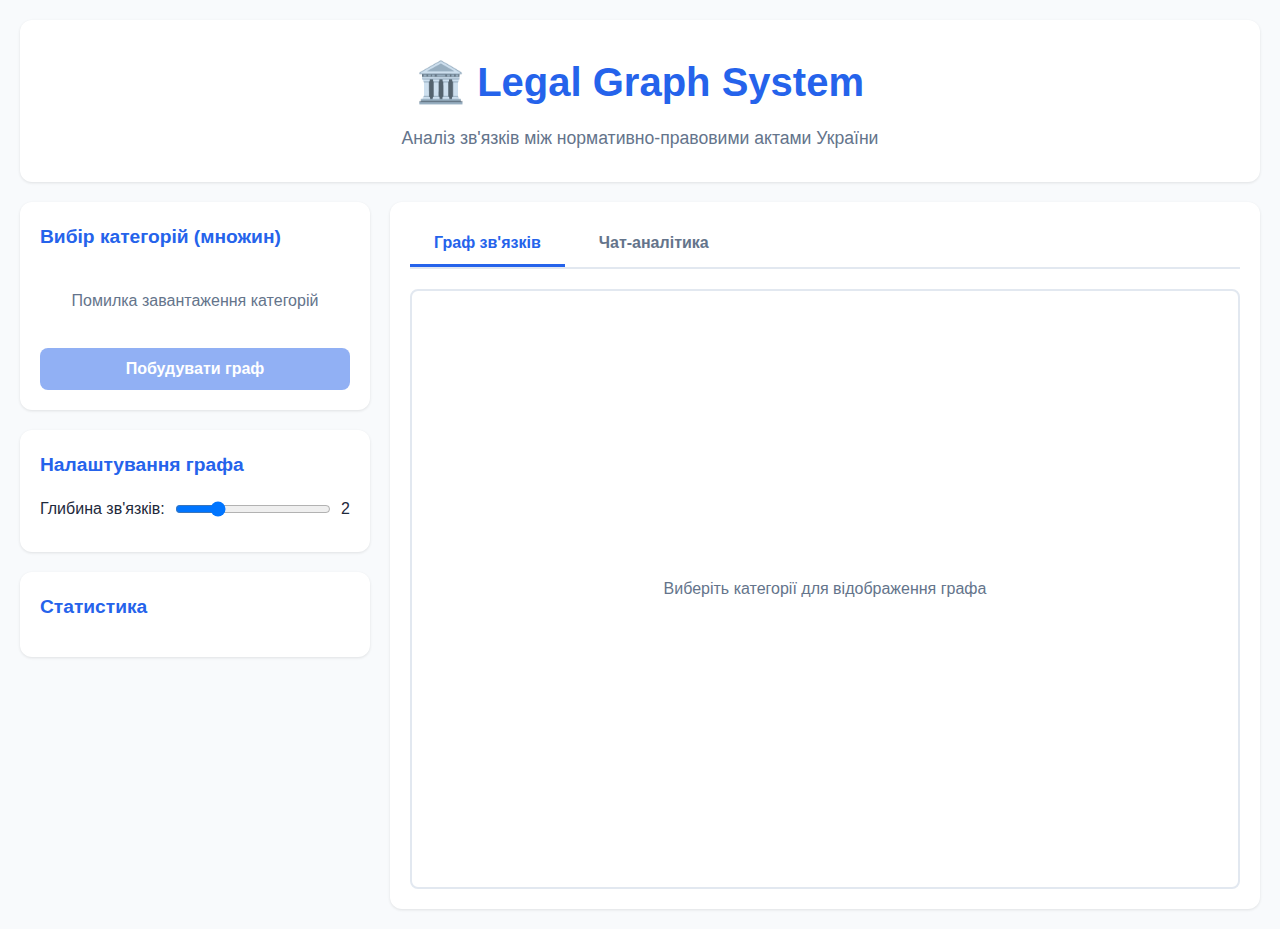
<file: frontend/index.html>
<!DOCTYPE html>
<html lang="uk">
<head>
    <meta charset="UTF-8">
    <meta name="viewport" content="width=device-width, initial-scale=1.0">
    <title>Legal Graph System - Аналіз нормативно-правових актів</title>
    <link rel="stylesheet" href="styles.css">
    <script src="https://d3js.org/d3.v7.min.js"></script>
</head>
<body>
    <div class="container">
        <header>
            <h1>🏛️ Legal Graph System</h1>
            <p>Аналіз зв'язків між нормативно-правовими актами України</p>
        </header>

        <div class="main-content">
            <!-- Sidebar -->
            <aside class="sidebar">
                <section class="category-selector">
                    <h2>Вибір категорій (множин)</h2>
                    <div id="category-list" class="category-list">
                        <p class="loading">Завантаження категорій...</p>
                    </div>
                    <button id="load-graph-btn" class="btn btn-primary" disabled>
                        Побудувати граф
                    </button>
                </section>

                <section class="graph-controls">
                    <h3>Налаштування графа</h3>
                    <label>
                        Глибина зв'язків:
                        <input type="range" id="depth-slider" min="1" max="5" value="2">
                        <span id="depth-value">2</span>
                    </label>
                </section>

                <section class="statistics">
                    <h3>Статистика</h3>
                    <div id="stats-content"></div>
                </section>
            </aside>

            <!-- Main area -->
            <main class="main-area">
                <div class="tabs">
                    <button class="tab-btn active" data-tab="graph">Граф зв'язків</button>
                    <button class="tab-btn" data-tab="chat">Чат-аналітика</button>
                </div>

                <!-- Graph tab -->
                <div id="graph-tab" class="tab-content active">
                    <div id="graph-container" class="graph-container">
                        <svg id="graph-svg"></svg>
                        <div id="graph-info" class="graph-info">
                            <p>Виберіть категорії для відображення графа</p>
                        </div>
                    </div>
                </div>

                <!-- Chat tab -->
                <div id="chat-tab" class="tab-content">
                    <div class="chat-container">
                        <div id="chat-messages" class="chat-messages"></div>
                        <div class="chat-input-container">
                            <input 
                                type="text" 
                                id="chat-input" 
                                placeholder="Задайте питання про зв'язки між категоріями..."
                                disabled
                            >
                            <button id="send-btn" class="btn btn-primary" disabled>Відправити</button>
                        </div>
                    </div>
                </div>
            </main>
        </div>
    </div>

    <script src="app.js"></script>
</body>
</html>
</file>
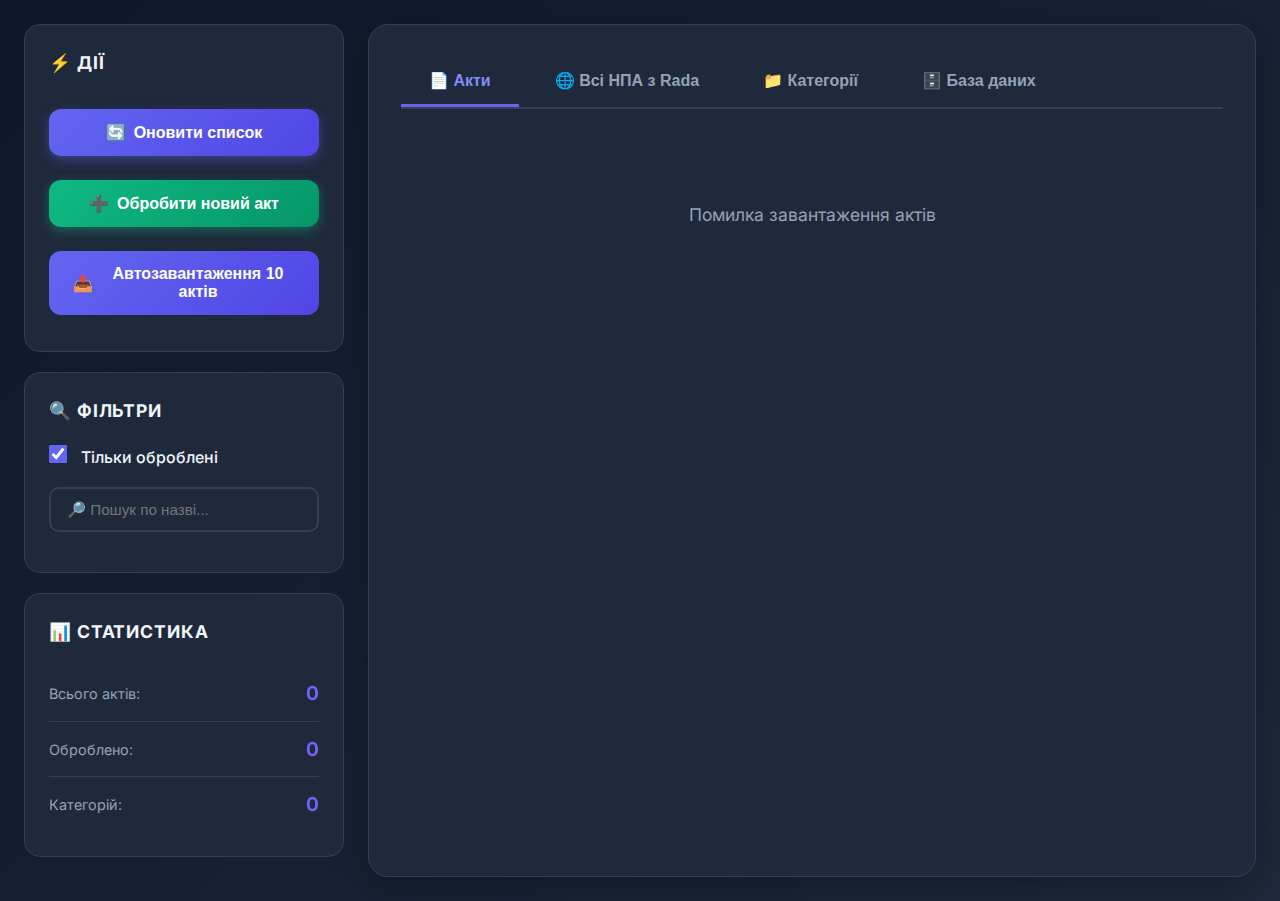
<file: frontend/admin.html>
<!DOCTYPE html>
<html lang="uk">
<head>
    <meta charset="UTF-8">
    <meta name="viewport" content="width=device-width, initial-scale=1.0">
    <title>Admin Panel - Legal Graph System</title>
    <link rel="preconnect" href="https://fonts.googleapis.com">
    <link rel="preconnect" href="https://fonts.gstatic.com" crossorigin>
    <link href="https://fonts.googleapis.com/css2?family=Inter:wght@400;500;600;700;800&display=swap" rel="stylesheet">
    <link rel="stylesheet" href="/frontend/admin.css">
    <script>
        // Fallback if CSS doesn't load
        document.addEventListener('DOMContentLoaded', () => {
            try {
                const body = document.body;
                if (body && (!document.querySelector('link[href*="admin.css"]') || !getComputedStyle(body).getPropertyValue('--primary'))) {
                    const link = document.createElement('link');
                    link.rel = 'stylesheet';
                    link.href = '/frontend/admin.css';
                    document.head.appendChild(link);
                }
            } catch (e) {
                // Silently fail if body doesn't exist yet
                console.debug('CSS fallback check skipped:', e);
            }
        });
    </script>
</head>
<body>
    <div class="container">
        <div class="main-content">
            <!-- Sidebar -->
            <aside class="sidebar">
                <section class="actions">
                    <h2>⚡ Дії</h2>
                    <button id="refresh-btn" class="btn btn-primary">
                        <span>🔄</span> Оновити список
                    </button>
                    <button id="process-new-btn" class="btn btn-success">
                        <span>➕</span> Обробити новий акт
                    </button>
                    <button id="auto-download-btn" class="btn btn-info">
                        <span>📥</span> Автозавантаження 10 актів
                    </button>
                </section>

                <section class="filters">
                    <h2>🔍 Фільтри</h2>
                    <label>
                        <input type="checkbox" id="processed-only" checked>
                        Тільки оброблені
                    </label>
                    <label>
                        <input type="text" id="search-input" placeholder="🔎 Пошук по назві...">
                    </label>
                </section>

                <section class="stats">
                    <h2>📊 Статистика</h2>
                    <div id="stats-content">
                        <div class="stat-item">
                            <span class="stat-label">Всього актів:</span>
                            <span class="stat-value" id="total-acts">0</span>
                        </div>
                        <div class="stat-item">
                            <span class="stat-label">Оброблено:</span>
                            <span class="stat-value" id="processed-acts">0</span>
                        </div>
                        <div class="stat-item">
                            <span class="stat-label">Категорій:</span>
                            <span class="stat-value" id="total-categories">0</span>
                        </div>
                    </div>
                </section>
            </aside>

            <!-- Main area -->
            <main class="main-area">
                <div class="tabs">
                    <button class="tab-btn active" data-tab="acts">
                        <span>📄</span> Акти
                    </button>
                    <button class="tab-btn" data-tab="rada-list">
                        <span>🌐</span> Всі НПА з Rada
                    </button>
                    <button class="tab-btn" data-tab="categories">
                        <span>📁</span> Категорії
                    </button>
                    <button class="tab-btn" data-tab="database">
                        <span>🗄️</span> База даних
                    </button>
                </div>

                <!-- Acts tab -->
                <div id="acts-tab" class="tab-content active">
                    <div id="acts-list" class="acts-list">
                        <p class="loading">Завантаження...</p>
                    </div>
                </div>

                <!-- Rada list tab -->
                <div id="rada-list-tab" class="tab-content">
                    <div class="rada-list-header">
                        <div class="rada-list-actions">
                            <button id="load-rada-list-btn" class="btn btn-secondary">
                                <span>🔄</span> Оновити список НПА
                            </button>
                            <button id="download-active-acts-btn" class="btn btn-primary">
                                <span>📥</span> Завантажити діючі НПА
                            </button>
                            <button id="download-active-and-process-btn" class="btn btn-success">
                                <span>⚙️</span> Завантажити та обробити діючі
                            </button>
                            <button id="download-from-dataset-btn" class="btn btn-warning">
                                <span>📊</span> Завантажити з датасету (всі документи)
                            </button>
                            <button id="sync-all-rada-btn" class="btn btn-info">
                                <span>📋</span> Завантажити всі НПА (без фільтрації)
                            </button>
                            <button id="process-all-overnight-btn" class="btn btn-warning">
                                <span>🌙</span> Обробити всі НПА за ніч
                            </button>
                        </div>
                        <div id="rada-stats" class="rada-stats"></div>
                        <!-- Progress bar container -->
                        <div id="download-progress-container" class="download-progress-container" style="display: none;">
                            <div class="progress-info">
                                <span id="progress-text">Завантаження...</span>
                                <span id="progress-percent">0%</span>
                            </div>
                            <div class="progress-bar">
                                <div id="progress-bar-fill" class="progress-bar-fill" style="width: 0%"></div>
                            </div>
                            <div class="progress-details" id="progress-details"></div>
                        </div>
                    </div>
                    <div id="rada-list" class="rada-list">
                        <p class="loading">Натисніть "Оновити список НПА" для отримання переліку всіх НПА з Rada API</p>
                    </div>
                </div>

                <!-- Categories tab -->
                <div id="categories-tab" class="tab-content">
                    <div id="categories-list" class="categories-list">
                        <p class="loading">Завантаження...</p>
                    </div>
                </div>

                <!-- Database schema tab -->
                <div id="database-tab" class="tab-content">
                    <div id="database-schema" class="database-schema">
                        <p class="loading">Завантаження...</p>
                    </div>
                </div>
            </main>
        </div>
    </div>

    <!-- Modal for act details -->
    <div id="details-modal" class="modal">
        <div class="modal-content">
            <div class="modal-header">
                <h2 id="modal-title">📋 Деталі акту</h2>
                <button class="close-btn" id="close-modal">&times;</button>
            </div>
            <div class="modal-body" id="modal-body">
                <p class="loading">Завантаження...</p>
            </div>
        </div>
    </div>

    <!-- Modal for process new act -->
    <div id="process-modal" class="modal">
        <div class="modal-content">
            <div class="modal-header">
                <h2>⚙️ Обробити новий акт</h2>
                <button class="close-btn" id="close-process-modal">&times;</button>
            </div>
            <div class="modal-body">
                <label>
                    Номер реєстрації (nreg):
                    <input type="text" id="nreg-input" placeholder="254к/96-вр">
                </label>
                <div class="modal-actions">
                    <button id="start-process-btn" class="btn btn-primary">Почати обробку</button>
                    <button id="cancel-process-btn" class="btn btn-secondary">Скасувати</button>
                </div>
                <div id="process-status" class="process-status"></div>
            </div>
        </div>
    </div>

    <script src="/frontend/admin.js"></script>
</body>
</html>
</file>
<file: frontend/styles.css>
* {
    margin: 0;
    padding: 0;
    box-sizing: border-box;
}

:root {
    --primary-color: #2563eb;
    --secondary-color: #64748b;
    --bg-color: #f8fafc;
    --card-bg: #ffffff;
    --border-color: #e2e8f0;
    --text-color: #1e293b;
    --text-secondary: #64748b;
    --success-color: #10b981;
    --error-color: #ef4444;
}

body {
    font-family: -apple-system, BlinkMacSystemFont, 'Segoe UI', Roboto, 'Helvetica Neue', Arial, sans-serif;
    background-color: var(--bg-color);
    color: var(--text-color);
    line-height: 1.6;
}

.container {
    max-width: 1600px;
    margin: 0 auto;
    padding: 20px;
}

header {
    background: var(--card-bg);
    padding: 30px;
    border-radius: 12px;
    box-shadow: 0 1px 3px rgba(0, 0, 0, 0.1);
    margin-bottom: 20px;
    text-align: center;
}

header h1 {
    font-size: 2.5rem;
    color: var(--primary-color);
    margin-bottom: 10px;
}

header p {
    color: var(--text-secondary);
    font-size: 1.1rem;
}

.main-content {
    display: grid;
    grid-template-columns: 350px 1fr;
    gap: 20px;
}

.sidebar {
    display: flex;
    flex-direction: column;
    gap: 20px;
}

.sidebar section {
    background: var(--card-bg);
    padding: 20px;
    border-radius: 12px;
    box-shadow: 0 1px 3px rgba(0, 0, 0, 0.1);
}

.sidebar h2, .sidebar h3 {
    margin-bottom: 15px;
    color: var(--primary-color);
    font-size: 1.2rem;
}

.category-list {
    max-height: 400px;
    overflow-y: auto;
    margin-bottom: 15px;
}

.category-item {
    padding: 12px;
    margin-bottom: 8px;
    background: var(--bg-color);
    border: 2px solid var(--border-color);
    border-radius: 8px;
    cursor: pointer;
    transition: all 0.2s;
}

.category-item:hover {
    border-color: var(--primary-color);
    background: #eff6ff;
}

.category-item.selected {
    border-color: var(--primary-color);
    background: #dbeafe;
}

.category-item input[type="checkbox"] {
    margin-right: 10px;
    cursor: pointer;
}

.category-item label {
    cursor: pointer;
    display: flex;
    align-items: center;
    width: 100%;
}

.category-name {
    flex: 1;
    font-weight: 500;
}

.category-count {
    color: var(--text-secondary);
    font-size: 0.9rem;
}

.btn {
    padding: 12px 24px;
    border: none;
    border-radius: 8px;
    font-size: 1rem;
    font-weight: 600;
    cursor: pointer;
    transition: all 0.2s;
}

.btn:disabled {
    opacity: 0.5;
    cursor: not-allowed;
}

.btn-primary {
    background: var(--primary-color);
    color: white;
    width: 100%;
}

.btn-primary:hover:not(:disabled) {
    background: #1d4ed8;
    transform: translateY(-1px);
    box-shadow: 0 4px 6px rgba(0, 0, 0, 0.1);
}

.graph-controls label {
    display: flex;
    align-items: center;
    gap: 10px;
    margin-bottom: 10px;
}

.graph-controls input[type="range"] {
    flex: 1;
}

.main-area {
    background: var(--card-bg);
    border-radius: 12px;
    box-shadow: 0 1px 3px rgba(0, 0, 0, 0.1);
    padding: 20px;
    min-height: 600px;
}

.tabs {
    display: flex;
    gap: 10px;
    margin-bottom: 20px;
    border-bottom: 2px solid var(--border-color);
}

.tab-btn {
    padding: 12px 24px;
    background: none;
    border: none;
    border-bottom: 3px solid transparent;
    cursor: pointer;
    font-size: 1rem;
    font-weight: 600;
    color: var(--text-secondary);
    transition: all 0.2s;
}

.tab-btn:hover {
    color: var(--primary-color);
}

.tab-btn.active {
    color: var(--primary-color);
    border-bottom-color: var(--primary-color);
}

.tab-content {
    display: none;
}

.tab-content.active {
    display: block;
}

.graph-container {
    position: relative;
    width: 100%;
    height: 600px;
    border: 2px solid var(--border-color);
    border-radius: 8px;
    overflow: hidden;
}

#graph-svg {
    width: 100%;
    height: 100%;
}

.graph-info {
    position: absolute;
    top: 50%;
    left: 50%;
    transform: translate(-50%, -50%);
    text-align: center;
    color: var(--text-secondary);
}

.node {
    cursor: pointer;
}

.node circle {
    stroke: var(--primary-color);
    stroke-width: 2px;
}

.node text {
    font-size: 12px;
    pointer-events: none;
}

.link {
    stroke: var(--secondary-color);
    stroke-opacity: 0.6;
    stroke-width: 2px;
}

.link:hover {
    stroke-opacity: 1;
    stroke-width: 3px;
}

.chat-container {
    display: flex;
    flex-direction: column;
    height: 600px;
}

.chat-messages {
    flex: 1;
    overflow-y: auto;
    padding: 20px;
    background: var(--bg-color);
    border-radius: 8px;
    margin-bottom: 15px;
}

.message {
    margin-bottom: 15px;
    padding: 12px 16px;
    border-radius: 8px;
    max-width: 80%;
}

.message.user {
    background: var(--primary-color);
    color: white;
    margin-left: auto;
    text-align: right;
}

.message.assistant {
    background: var(--card-bg);
    border: 1px solid var(--border-color);
}

.message-time {
    font-size: 0.8rem;
    opacity: 0.7;
    margin-top: 5px;
}

.chat-input-container {
    display: flex;
    gap: 10px;
}

.chat-input-container input {
    flex: 1;
    padding: 12px;
    border: 2px solid var(--border-color);
    border-radius: 8px;
    font-size: 1rem;
}

.chat-input-container input:focus {
    outline: none;
    border-color: var(--primary-color);
}

.statistics {
    font-size: 0.9rem;
}

.stat-item {
    padding: 8px 0;
    border-bottom: 1px solid var(--border-color);
}

.stat-item:last-child {
    border-bottom: none;
}

.stat-label {
    color: var(--text-secondary);
}

.stat-value {
    font-weight: 600;
    color: var(--primary-color);
}

.loading {
    text-align: center;
    color: var(--text-secondary);
    padding: 20px;
}

/* Scrollbar styling */
.category-list::-webkit-scrollbar,
.chat-messages::-webkit-scrollbar {
    width: 8px;
}

.category-list::-webkit-scrollbar-track,
.chat-messages::-webkit-scrollbar-track {
    background: var(--bg-color);
}

.category-list::-webkit-scrollbar-thumb,
.chat-messages::-webkit-scrollbar-thumb {
    background: var(--secondary-color);
    border-radius: 4px;
}

.category-list::-webkit-scrollbar-thumb:hover,
.chat-messages::-webkit-scrollbar-thumb:hover {
    background: var(--primary-color);
}
</file>
<file: frontend/admin.css>
* {
    margin: 0;
    padding: 0;
    box-sizing: border-box;
}

:root {
    --primary: #6366f1;
    --primary-dark: #4f46e5;
    --primary-light: #818cf8;
    --secondary: #8b5cf6;
    --success: #10b981;
    --warning: #f59e0b;
    --danger: #ef4444;
    --bg: #0f172a;
    --bg-light: #1e293b;
    --bg-card: #1e293b;
    --bg-hover: #334155;
    --text: #f1f5f9;
    --text-muted: #94a3b8;
    --border: #334155;
    --shadow: rgba(0, 0, 0, 0.3);
}

body {
    font-family: 'Inter', -apple-system, BlinkMacSystemFont, 'Segoe UI', Roboto, sans-serif;
    background: linear-gradient(135deg, #0f172a 0%, #1e293b 100%);
    color: var(--text);
    line-height: 1.6;
    min-height: 100vh;
}

.container {
    max-width: 1800px;
    margin: 0 auto;
    padding: 24px;
}

header {
    background: linear-gradient(135deg, var(--primary) 0%, var(--secondary) 100%);
    padding: 40px;
    border-radius: 20px;
    box-shadow: 0 20px 60px var(--shadow);
    margin-bottom: 32px;
    text-align: center;
    backdrop-filter: blur(10px);
}

header h1 {
    font-size: 3rem;
    font-weight: 800;
    color: white;
    margin-bottom: 12px;
    text-shadow: 0 2px 10px rgba(0, 0, 0, 0.2);
    letter-spacing: -0.02em;
}

header p {
    color: rgba(255, 255, 255, 0.9);
    font-size: 1.2rem;
    font-weight: 400;
}

.main-content {
    display: grid;
    grid-template-columns: 320px 1fr;
    gap: 24px;
}

.sidebar section {
    background: var(--bg-card);
    padding: 24px;
    border-radius: 16px;
    border: 1px solid var(--border);
    margin-bottom: 20px;
    backdrop-filter: blur(10px);
    transition: all 0.3s ease;
}

.sidebar section:hover {
    border-color: var(--primary);
    box-shadow: 0 8px 24px rgba(99, 102, 241, 0.1);
}

.sidebar h2 {
    margin-bottom: 20px;
    color: var(--text);
    font-size: 1.1rem;
    font-weight: 700;
    text-transform: uppercase;
    letter-spacing: 0.05em;
    display: flex;
    align-items: center;
    gap: 8px;
}

.btn {
    padding: 14px 24px;
    border: none;
    border-radius: 12px;
    font-size: 1rem;
    font-weight: 600;
    cursor: pointer;
    transition: all 0.3s ease;
    width: 100%;
    margin-bottom: 12px;
    display: flex;
    align-items: center;
    justify-content: center;
    gap: 8px;
    position: relative;
    overflow: hidden;
}

.btn::before {
    content: '';
    position: absolute;
    top: 50%;
    left: 50%;
    width: 0;
    height: 0;
    border-radius: 50%;
    background: rgba(255, 255, 255, 0.2);
    transform: translate(-50%, -50%);
    transition: width 0.6s, height 0.6s;
}

.btn:hover::before {
    width: 300px;
    height: 300px;
}

.btn-primary {
    background: linear-gradient(135deg, var(--primary) 0%, var(--primary-dark) 100%);
    color: white;
    box-shadow: 0 4px 12px rgba(99, 102, 241, 0.4);
}

.btn-primary:hover {
    transform: translateY(-2px);
    box-shadow: 0 8px 20px rgba(99, 102, 241, 0.6);
}

.btn-success {
    background: linear-gradient(135deg, var(--success) 0%, #059669 100%);
    color: white;
    box-shadow: 0 4px 12px rgba(16, 185, 129, 0.4);
}

.btn-success:hover {
    transform: translateY(-2px);
    box-shadow: 0 8px 20px rgba(16, 185, 129, 0.6);
}

.btn-secondary {
    background: var(--bg-light);
    color: var(--text);
    border: 1px solid var(--border);
}

.btn-secondary:hover {
    background: var(--bg-hover);
    border-color: var(--primary);
}

.btn-danger {
    background: linear-gradient(135deg, var(--danger) 0%, #dc2626 100%);
    color: white;
}

.btn-small {
    padding: 10px 18px;
    font-size: 0.9rem;
    width: auto;
    margin: 0;
}

.actions {
    display: flex;
    flex-direction: column;
    gap: 12px;
}

.filters label {
    display: block;
    margin-bottom: 16px;
    color: var(--text);
    font-weight: 500;
}

.filters input[type="text"] {
    width: 100%;
    padding: 12px 16px;
    background: var(--bg-light);
    border: 2px solid var(--border);
    border-radius: 10px;
    font-size: 0.95rem;
    color: var(--text);
    transition: all 0.3s ease;
}

.filters input[type="text"]:focus {
    outline: none;
    border-color: var(--primary);
    box-shadow: 0 0 0 3px rgba(99, 102, 241, 0.1);
}

.filters input[type="checkbox"] {
    margin-right: 10px;
    width: 18px;
    height: 18px;
    cursor: pointer;
    accent-color: var(--primary);
}

.stat-item {
    display: flex;
    justify-content: space-between;
    align-items: center;
    padding: 12px 0;
    border-bottom: 1px solid var(--border);
}

.stat-item:last-child {
    border-bottom: none;
}

.stat-label {
    color: var(--text-muted);
    font-size: 0.9rem;
}

.stat-value {
    font-weight: 700;
    font-size: 1.2rem;
    color: var(--primary-light);
    background: linear-gradient(135deg, var(--primary) 0%, var(--secondary) 100%);
    -webkit-background-clip: text;
    -webkit-text-fill-color: transparent;
    background-clip: text;
}

.main-area {
    background: var(--bg-card);
    border-radius: 20px;
    border: 1px solid var(--border);
    padding: 32px;
    min-height: 600px;
    box-shadow: 0 10px 40px var(--shadow);
}

.tabs {
    display: flex;
    gap: 8px;
    margin-bottom: 32px;
    border-bottom: 2px solid var(--border);
    padding-bottom: 0;
}

.tab-btn {
    padding: 14px 28px;
    background: none;
    border: none;
    border-bottom: 3px solid transparent;
    cursor: pointer;
    font-size: 1rem;
    font-weight: 600;
    color: var(--text-muted);
    transition: all 0.3s ease;
    position: relative;
}

.tab-btn:hover {
    color: var(--text);
    background: var(--bg-hover);
    border-radius: 8px 8px 0 0;
}

.tab-btn.active {
    color: var(--primary-light);
    border-bottom-color: var(--primary);
}

.tab-content {
    display: none;
}

.tab-content.active {
    display: block;
}

.acts-list, .categories-list, .rada-list {
    display: grid;
    gap: 20px;
}

.act-card, .category-card {
    background: var(--bg-light);
    border: 1px solid var(--border);
    border-radius: 16px;
    padding: 24px;
    transition: all 0.3s ease;
    position: relative;
    overflow: hidden;
}

.act-card::before {
    content: '';
    position: absolute;
    top: 0;
    left: 0;
    width: 4px;
    height: 100%;
    background: var(--border);
    transition: all 0.3s ease;
}

.act-card:hover {
    border-color: var(--primary);
    transform: translateY(-4px);
    box-shadow: 0 12px 32px rgba(99, 102, 241, 0.2);
}

.act-card:hover::before {
    width: 6px;
    background: linear-gradient(180deg, var(--primary) 0%, var(--secondary) 100%);
}

.act-card.processed::before {
    background: linear-gradient(180deg, var(--success) 0%, #059669 100%);
}

.act-card.not-processed::before {
    background: linear-gradient(180deg, var(--warning) 0%, #d97706 100%);
}

.act-header {
    display: flex;
    justify-content: space-between;
    align-items: start;
    margin-bottom: 20px;
    gap: 16px;
}

.act-title {
    font-size: 1.3rem;
    font-weight: 700;
    color: var(--text);
    margin-bottom: 8px;
    line-height: 1.4;
}

.act-metadata {
    display: flex;
    flex-wrap: wrap;
    gap: 12px;
    margin-top: 12px;
    padding-top: 12px;
    border-top: 1px solid var(--border);
}

.meta-item {
    display: inline-flex;
    align-items: center;
    gap: 6px;
    padding: 6px 12px;
    background: rgba(99, 102, 241, 0.1);
    border: 1px solid rgba(99, 102, 241, 0.2);
    border-radius: 8px;
    font-size: 0.85rem;
    color: var(--text-muted);
    transition: all 0.2s ease;
}

.meta-item:hover {
    background: rgba(99, 102, 241, 0.2);
    border-color: var(--primary);
    color: var(--text);
}

.meta-item.status-діє,
.meta-item.status-чинний {
    background: rgba(16, 185, 129, 0.1);
    border-color: rgba(16, 185, 129, 0.3);
    color: #10b981;
}

.meta-item.status-втратив-чинність,
.meta-item.status-недійсний {
    background: rgba(239, 68, 68, 0.1);
    border-color: rgba(239, 68, 68, 0.3);
    color: #ef4444;
}

.meta-item.status-змінено {
    background: rgba(245, 158, 11, 0.1);
    border-color: rgba(245, 158, 11, 0.3);
    color: #f59e0b;
}

.act-nreg {
    color: var(--text-muted);
    font-size: 0.9rem;
    font-family: 'Courier New', monospace;
    background: var(--bg);
    padding: 4px 10px;
    border-radius: 6px;
    display: inline-block;
}

.act-badges {
    display: flex;
    gap: 8px;
    flex-wrap: wrap;
}

.badge {
    padding: 6px 14px;
    border-radius: 20px;
    font-size: 0.8rem;
    font-weight: 600;
    white-space: nowrap;
}

.badge-success {
    background: rgba(16, 185, 129, 0.2);
    color: #10b981;
    border: 1px solid rgba(16, 185, 129, 0.3);
}

.badge-warning {
    background: rgba(245, 158, 11, 0.2);
    color: #f59e0b;
    border: 1px solid rgba(245, 158, 11, 0.3);
}

.badge-info {
    background: rgba(99, 102, 241, 0.2);
    color: var(--primary-light);
    border: 1px solid rgba(99, 102, 241, 0.3);
}

.btn-info {
    background: linear-gradient(135deg, #6366f1 0%, #4f46e5 100%);
    color: white;
    border: none;
}

.btn-info:hover {
    background: linear-gradient(135deg, #4f46e5 0%, #4338ca 100%);
    transform: translateY(-2px);
    box-shadow: 0 4px 12px rgba(99, 102, 241, 0.4);
}

.act-categories {
    margin-top: 16px;
    display: flex;
    flex-wrap: wrap;
    gap: 8px;
}

.category-tag {
    padding: 6px 14px;
    background: linear-gradient(135deg, var(--primary) 0%, var(--secondary) 100%);
    color: white;
    border-radius: 20px;
    font-size: 0.85rem;
    font-weight: 500;
    box-shadow: 0 2px 8px rgba(99, 102, 241, 0.3);
}

.act-actions {
    margin-top: 20px;
    display: flex;
    gap: 12px;
    flex-wrap: wrap;
}

.modal {
    display: none;
    position: fixed;
    z-index: 1000;
    left: 0;
    top: 0;
    width: 100%;
    height: 100%;
    background: rgba(15, 23, 42, 0.8);
    backdrop-filter: blur(8px);
    overflow: auto;
    animation: fadeIn 0.3s ease;
}

@keyframes fadeIn {
    from { opacity: 0; }
    to { opacity: 1; }
}

.modal.active {
    display: flex;
    align-items: center;
    justify-content: center;
}

.modal-content {
    background: var(--bg-card);
    margin: auto;
    padding: 0;
    border-radius: 24px;
    width: 90%;
    max-width: 1000px;
    max-height: 90vh;
    overflow-y: auto;
    box-shadow: 0 20px 60px rgba(0, 0, 0, 0.5);
    border: 1px solid var(--border);
    animation: slideUp 0.3s ease;
}

@keyframes slideUp {
    from {
        transform: translateY(50px);
        opacity: 0;
    }
    to {
        transform: translateY(0);
        opacity: 1;
    }
}

.modal-header {
    display: flex;
    justify-content: space-between;
    align-items: center;
    padding: 28px 32px;
    border-bottom: 1px solid var(--border);
    background: linear-gradient(135deg, var(--bg-card) 0%, var(--bg-light) 100%);
}

.modal-header h2 {
    margin: 0;
    color: var(--text);
    font-size: 1.8rem;
    font-weight: 700;
}

.close-btn {
    background: var(--bg-light);
    border: 1px solid var(--border);
    border-radius: 10px;
    font-size: 1.5rem;
    color: var(--text-muted);
    cursor: pointer;
    width: 40px;
    height: 40px;
    display: flex;
    align-items: center;
    justify-content: center;
    transition: all 0.3s ease;
}

.close-btn:hover {
    background: var(--danger);
    color: white;
    border-color: var(--danger);
    transform: rotate(90deg);
}

.modal-body {
    padding: 32px;
}

.details-section {
    margin-bottom: 32px;
}

.details-section h3 {
    color: var(--primary-light);
    margin-bottom: 20px;
    font-size: 1.3rem;
    font-weight: 700;
    display: flex;
    align-items: center;
    gap: 10px;
    padding-bottom: 12px;
    border-bottom: 2px solid var(--border);
}

.details-grid {
    display: grid;
    grid-template-columns: repeat(auto-fit, minmax(220px, 1fr));
    gap: 16px;
    margin-bottom: 24px;
}

.detail-item {
    padding: 16px;
    background: var(--bg-light);
    border-radius: 12px;
    border: 1px solid var(--border);
    transition: all 0.3s ease;
}

.detail-item:hover {
    border-color: var(--primary);
    transform: translateY(-2px);
    box-shadow: 0 4px 12px rgba(99, 102, 241, 0.2);
}

.detail-label {
    font-size: 0.85rem;
    color: var(--text-muted);
    margin-bottom: 8px;
    text-transform: uppercase;
    letter-spacing: 0.05em;
    font-weight: 600;
}

.detail-value {
    font-weight: 600;
    color: var(--text);
    font-size: 1.1rem;
}

.elements-list {
    display: grid;
    gap: 12px;
}

.element-item {
    padding: 16px;
    background: var(--bg-light);
    border-left: 4px solid var(--primary);
    border-radius: 12px;
    border: 1px solid var(--border);
    transition: all 0.3s ease;
}

.element-item:hover {
    border-left-width: 6px;
    border-color: var(--primary);
    transform: translateX(4px);
    box-shadow: 0 4px 12px rgba(99, 102, 241, 0.2);
}

.element-header {
    display: flex;
    justify-content: space-between;
    margin-bottom: 12px;
}

.element-type {
    font-weight: 700;
    color: var(--primary-light);
    font-size: 0.95rem;
}

.element-text {
    color: var(--text);
    line-height: 1.7;
}

.relations-list {
    display: grid;
    gap: 12px;
}

.relation-item {
    padding: 16px;
    background: var(--bg-light);
    border-radius: 12px;
    border: 1px solid var(--border);
    display: flex;
    justify-content: space-between;
    align-items: center;
    transition: all 0.3s ease;
}

.relation-item:hover {
    border-color: var(--success);
    transform: translateY(-2px);
    box-shadow: 0 4px 12px rgba(16, 185, 129, 0.2);
}

.relation-type {
    font-weight: 700;
    color: var(--success);
    font-size: 0.95rem;
}

.modal-actions {
    display: flex;
    gap: 12px;
    margin-top: 24px;
}

.modal-actions input {
    flex: 1;
    padding: 14px 18px;
    background: var(--bg-light);
    border: 2px solid var(--border);
    border-radius: 12px;
    font-size: 1rem;
    color: var(--text);
    transition: all 0.3s ease;
}

.modal-actions input:focus {
    outline: none;
    border-color: var(--primary);
    box-shadow: 0 0 0 3px rgba(99, 102, 241, 0.1);
}

.process-status {
    margin-top: 20px;
    padding: 16px;
    border-radius: 12px;
    display: none;
    font-weight: 600;
}

.process-status.active {
    display: block;
    animation: slideDown 0.3s ease;
}

@keyframes slideDown {
    from {
        opacity: 0;
        transform: translateY(-10px);
    }
    to {
        opacity: 1;
        transform: translateY(0);
    }
}

.process-status.success {
    background: rgba(16, 185, 129, 0.2);
    color: #10b981;
    border: 1px solid rgba(16, 185, 129, 0.3);
}

.process-status.error {
    background: rgba(239, 68, 68, 0.2);
    color: #ef4444;
    border: 1px solid rgba(239, 68, 68, 0.3);
}

.process-status.info {
    background: rgba(99, 102, 241, 0.2);
    color: var(--primary-light);
    border: 1px solid rgba(99, 102, 241, 0.3);
}

.loading {
    text-align: center;
    padding: 60px 20px;
    color: var(--text-muted);
    font-size: 1.1rem;
}

.empty-state {
    text-align: center;
    padding: 80px 20px;
    color: var(--text-muted);
}

.empty-state-icon {
    font-size: 5rem;
    margin-bottom: 24px;
    opacity: 0.5;
}

.empty-state p {
    font-size: 1.2rem;
    color: var(--text-muted);
}

/* Scrollbar */
.acts-list::-webkit-scrollbar,
.modal-content::-webkit-scrollbar {
    width: 10px;
}

.acts-list::-webkit-scrollbar-track,
.modal-content::-webkit-scrollbar-track {
    background: var(--bg-light);
    border-radius: 10px;
}

.acts-list::-webkit-scrollbar-thumb,
.modal-content::-webkit-scrollbar-thumb {
    background: var(--primary);
    border-radius: 10px;
}

.acts-list::-webkit-scrollbar-thumb:hover,
.modal-content::-webkit-scrollbar-thumb:hover {
    background: var(--primary-light);
}

/* Responsive */
@media (max-width: 1200px) {
    .main-content {
        grid-template-columns: 280px 1fr;
    }
}

/* Rada list styles */
.rada-list-header {
    display: flex;
    justify-content: space-between;
    align-items: center;
    margin-bottom: 24px;
    gap: 20px;
    flex-wrap: wrap;
}

.rada-list-actions {
    display: flex;
    gap: 12px;
    flex-wrap: wrap;
}

.btn-secondary {
    background: var(--bg-light);
    color: var(--text);
    border: 1px solid var(--border);
}

.btn-secondary:hover {
    background: var(--bg-hover);
    border-color: var(--primary);
    transform: translateY(-2px);
}

.rada-stats {
    display: flex;
    gap: 20px;
    flex-wrap: wrap;
}

.rada-stat-item {
    display: flex;
    align-items: center;
    gap: 8px;
    padding: 12px 20px;
    background: var(--bg-light);
    border: 1px solid var(--border);
    border-radius: 12px;
}

.rada-stat-label {
    color: var(--text-muted);
    font-size: 0.9rem;
    font-weight: 500;
}

.rada-stat-value {
    font-weight: 700;
    font-size: 1.2rem;
    color: var(--primary-light);
}

.rada-list {
    max-height: 70vh;
    overflow-y: auto;
    padding: 8px;
}

.rada-list-container {
    display: grid;
    grid-template-columns: repeat(auto-fill, minmax(300px, 1fr));
    gap: 16px;
}

.rada-act-item {
    background: var(--bg-light);
    border: 2px solid var(--border);
    border-radius: 12px;
    padding: 16px;
    display: flex;
    flex-direction: row;
    align-items: center;
    justify-content: space-between;
    gap: 16px;
    transition: all 0.3s ease;
}

.rada-act-info {
    flex: 1;
    min-width: 0;
}

.rada-act-title {
    font-size: 0.9rem;
    color: var(--text-muted);
    margin-top: 4px;
    word-break: break-word;
}

.rada-act-item:hover {
    transform: translateY(-2px);
    box-shadow: 0 8px 24px rgba(99, 102, 241, 0.2);
}

.rada-act-item.status-processed {
    border-color: var(--success);
    background: rgba(16, 185, 129, 0.05);
}

.rada-act-item.status-loaded {
    border-color: var(--primary);
    background: rgba(99, 102, 241, 0.05);
}

.rada-act-item.status-not-loaded {
    border-color: var(--border);
    background: var(--bg-light);
}

.rada-act-nreg {
    font-family: 'Courier New', monospace;
    font-size: 1rem;
    font-weight: 600;
    color: var(--text);
    word-break: break-all;
}

.rada-act-processed-badge {
    display: flex;
    align-items: center;
    gap: 6px;
    padding: 6px 12px;
    background: rgba(16, 185, 129, 0.1);
    color: var(--success);
    border: 1px solid var(--success);
    border-radius: 8px;
    font-size: 0.9rem;
    font-weight: 500;
}

.rada-act-status {
    display: flex;
    align-items: center;
    gap: 8px;
}

.status-icon {
    font-size: 1.2rem;
}

.status-text {
    font-size: 0.9rem;
    font-weight: 600;
    color: var(--text-muted);
}

.rada-act-item.status-processed .status-text {
    color: var(--success);
}

.rada-act-item.status-loaded .status-text {
    color: var(--primary-light);
}

.btn-sm {
    padding: 8px 16px;
    font-size: 0.85rem;
    width: auto;
    margin: 0;
}

.error-detail {
    font-size: 0.9rem;
    color: var(--danger);
    margin-top: 8px;
}

@media (max-width: 768px) {
    .main-content {
        grid-template-columns: 1fr;
    }
    
    .sidebar {
        order: 2;
    }
    
    header h1 {
        font-size: 2rem;
    }
    
    .rada-list-container {
        grid-template-columns: 1fr;
    }
    
    .rada-list-header {
        flex-direction: column;
        align-items: stretch;
    }
    
    .rada-stats {
        flex-direction: column;
    }
}

/* Database schema visualization styles */
.database-schema {
    padding: 24px;
}

.db-schema-header {
    display: flex;
    justify-content: space-between;
    align-items: center;
    margin-bottom: 32px;
    padding: 24px;
    background: var(--bg-card);
    border-radius: 16px;
    border: 1px solid var(--border);
}

.db-schema-header h2 {
    margin: 0;
    color: var(--text);
    font-size: 1.8rem;
}

.db-info {
    display: flex;
    gap: 24px;
}

.db-type, .db-tables-count {
    padding: 8px 16px;
    background: var(--bg-light);
    border-radius: 8px;
    font-size: 0.9rem;
    color: var(--text-muted);
}

.db-stats-overview {
    margin-bottom: 32px;
    padding: 24px;
    background: var(--bg-card);
    border-radius: 16px;
    border: 1px solid var(--border);
}

.db-stats-overview h3 {
    margin: 0 0 20px 0;
    color: var(--text);
    font-size: 1.4rem;
}

.stats-grid {
    display: grid;
    grid-template-columns: repeat(auto-fit, minmax(200px, 1fr));
    gap: 16px;
}

.stat-card {
    padding: 20px;
    background: var(--bg-light);
    border-radius: 12px;
    border: 1px solid var(--border);
    transition: all 0.3s ease;
}

.stat-card:hover {
    border-color: var(--primary);
    transform: translateY(-2px);
    box-shadow: 0 4px 12px rgba(99, 102, 241, 0.2);
}

.stat-card .stat-label {
    font-size: 0.85rem;
    color: var(--text-muted);
    margin-bottom: 8px;
    display: block;
}

.stat-card .stat-value {
    font-size: 2rem;
    font-weight: 700;
    color: var(--primary-light);
}

.tables-section {
    margin-top: 32px;
}

.tables-section h3 {
    margin: 0 0 24px 0;
    color: var(--text);
    font-size: 1.4rem;
}

.table-card {
    margin-bottom: 32px;
    padding: 24px;
    background: var(--bg-card);
    border-radius: 16px;
    border: 1px solid var(--border);
    transition: all 0.3s ease;
}

.table-card:hover {
    border-color: var(--primary);
    box-shadow: 0 8px 24px rgba(99, 102, 241, 0.1);
}

.table-header {
    display: flex;
    justify-content: space-between;
    align-items: center;
    margin-bottom: 20px;
    padding-bottom: 16px;
    border-bottom: 2px solid var(--border);
}

.table-header h4 {
    margin: 0;
    color: var(--text);
    font-size: 1.3rem;
    font-family: 'Courier New', monospace;
}

.table-count {
    padding: 6px 12px;
    background: var(--primary);
    color: white;
    border-radius: 6px;
    font-size: 0.85rem;
    font-weight: 600;
}

.table-stats {
    display: flex;
    gap: 16px;
    flex-wrap: wrap;
    margin-bottom: 20px;
    padding: 12px;
    background: var(--bg-light);
    border-radius: 8px;
}

.table-stats span {
    padding: 4px 12px;
    background: var(--bg);
    border-radius: 6px;
    font-size: 0.85rem;
    color: var(--text-muted);
}

.relation-types {
    margin-bottom: 20px;
    padding: 12px;
    background: var(--bg-light);
    border-radius: 8px;
}

.relation-types strong {
    display: block;
    margin-bottom: 8px;
    color: var(--text);
}

.relation-type-badge {
    display: inline-block;
    padding: 4px 10px;
    margin: 4px;
    background: var(--bg);
    border-radius: 6px;
    font-size: 0.8rem;
    color: var(--text-muted);
    border: 1px solid var(--border);
}

.table-schema {
    margin: 20px 0;
}

.table-schema h5 {
    margin: 0 0 12px 0;
    color: var(--text);
    font-size: 1rem;
}

.schema-table {
    width: 100%;
    border-collapse: collapse;
    background: var(--bg-light);
    border-radius: 8px;
    overflow: hidden;
}

.schema-table thead {
    background: var(--bg);
}

.schema-table th {
    padding: 12px;
    text-align: left;
    font-weight: 600;
    color: var(--text);
    font-size: 0.85rem;
    text-transform: uppercase;
    letter-spacing: 0.05em;
    border-bottom: 2px solid var(--border);
}

.schema-table td {
    padding: 12px;
    color: var(--text-muted);
    font-size: 0.9rem;
    border-bottom: 1px solid var(--border);
}

.schema-table tbody tr:hover {
    background: var(--bg);
}

.schema-table code {
    background: var(--bg);
    padding: 2px 6px;
    border-radius: 4px;
    font-family: 'Courier New', monospace;
    font-size: 0.85rem;
    color: var(--primary-light);
}

.type-badge {
    display: inline-block;
    padding: 2px 8px;
    background: rgba(99, 102, 241, 0.2);
    color: var(--primary-light);
    border-radius: 4px;
    font-size: 0.8rem;
    font-family: 'Courier New', monospace;
}

.foreign-keys, .indexes {
    margin: 20px 0;
    padding: 16px;
    background: var(--bg-light);
    border-radius: 8px;
}

.foreign-keys h5, .indexes h5 {
    margin: 0 0 12px 0;
    color: var(--text);
    font-size: 1rem;
}

.foreign-keys ul, .indexes ul {
    list-style: none;
    padding: 0;
    margin: 0;
}

.foreign-keys li, .indexes li {
    padding: 8px 0;
    border-bottom: 1px solid var(--border);
    color: var(--text-muted);
    font-size: 0.9rem;
}

.foreign-keys li:last-child, .indexes li:last-child {
    border-bottom: none;
}

.unique-badge {
    display: inline-block;
    padding: 2px 6px;
    margin-left: 8px;
    background: rgba(16, 185, 129, 0.2);
    color: #10b981;
    border-radius: 4px;
    font-size: 0.75rem;
    font-weight: 600;
}

.sample-data {
    margin-top: 20px;
    padding: 16px;
    background: var(--bg-light);
    border-radius: 8px;
}

.sample-data h5 {
    margin: 0 0 12px 0;
    color: var(--text);
    font-size: 1rem;
}

.sample-json {
    background: var(--bg);
    padding: 16px;
    border-radius: 8px;
    overflow-x: auto;
    font-family: 'Courier New', monospace;
    font-size: 0.85rem;
    color: var(--text-muted);
    line-height: 1.6;
    border: 1px solid var(--border);
}

.error-message {
    padding: 12px;
    background: rgba(239, 68, 68, 0.1);
    border: 1px solid rgba(239, 68, 68, 0.3);
    border-radius: 8px;
    color: var(--danger);
    margin-bottom: 16px;
}

.error-state {
    padding: 24px;
    text-align: center;
    color: var(--danger);
    background: var(--bg-card);
    border-radius: 16px;
    border: 1px solid var(--border);
}
</file>
